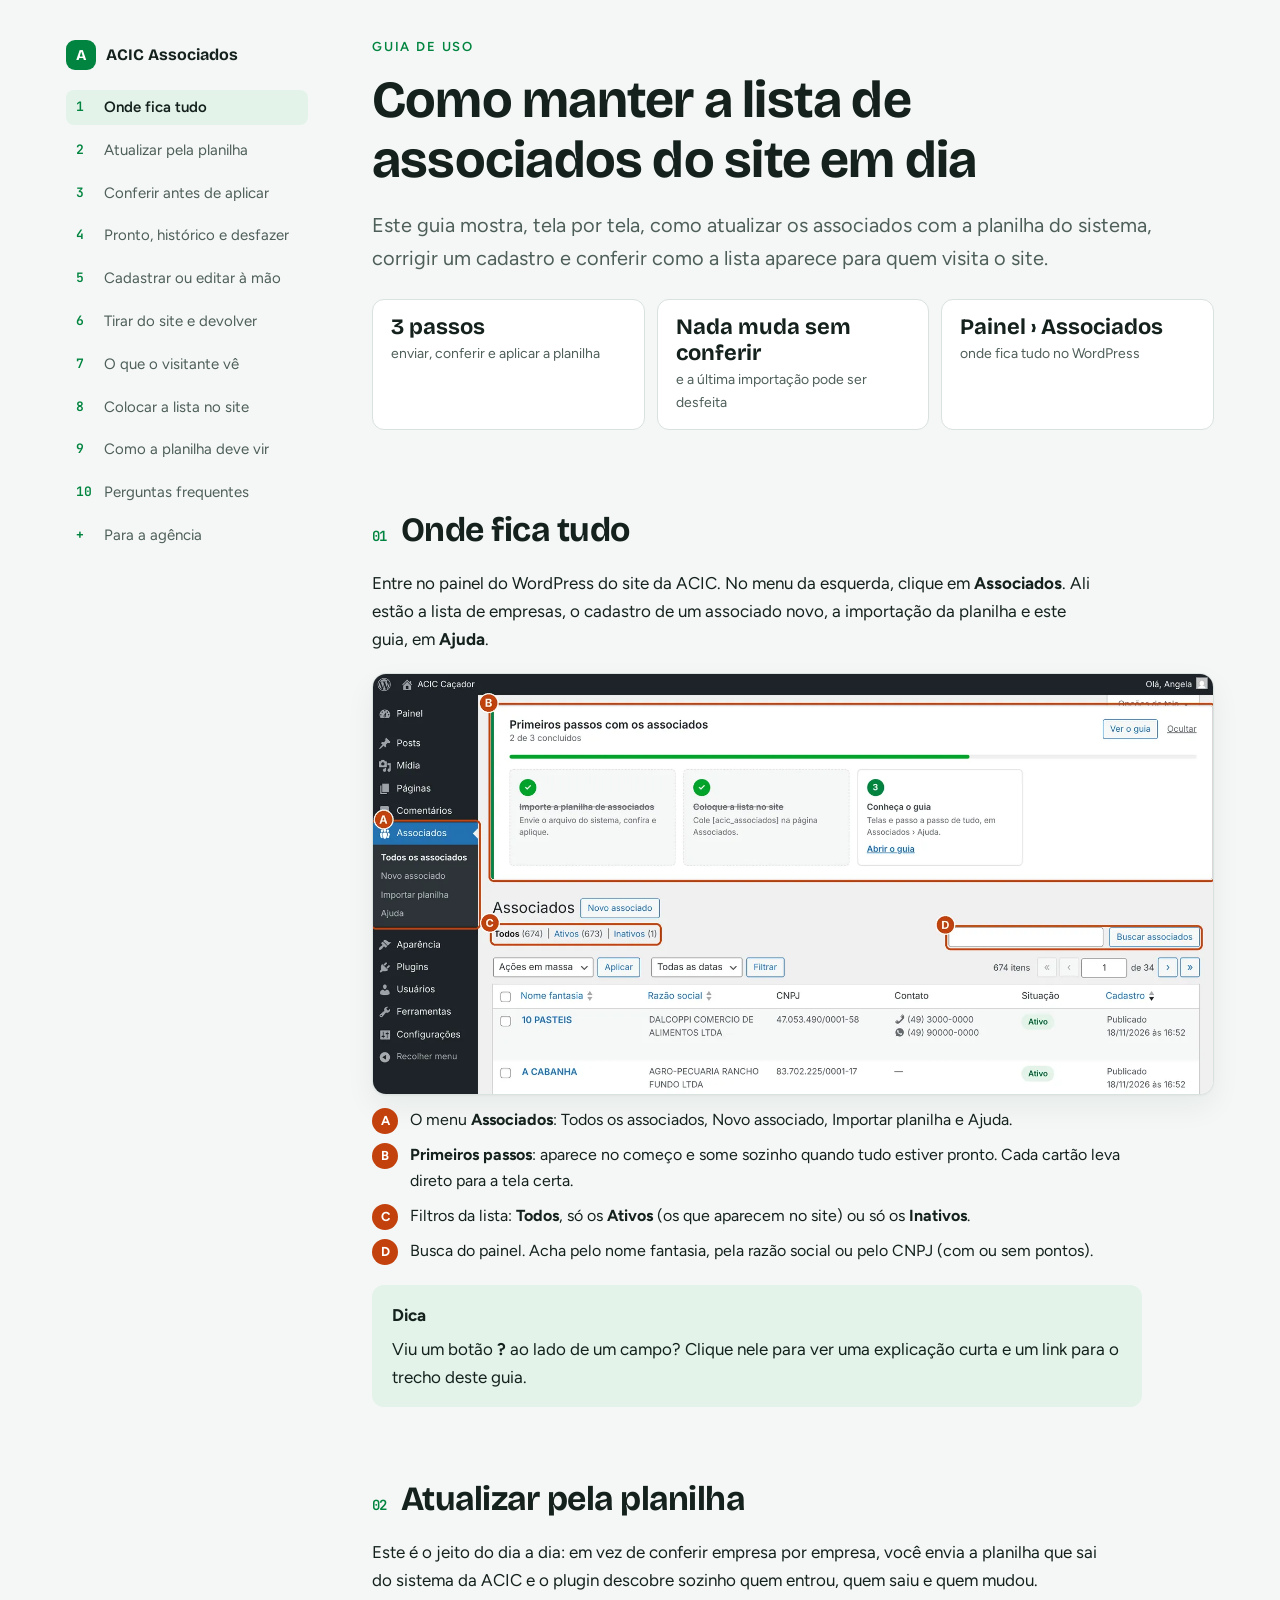
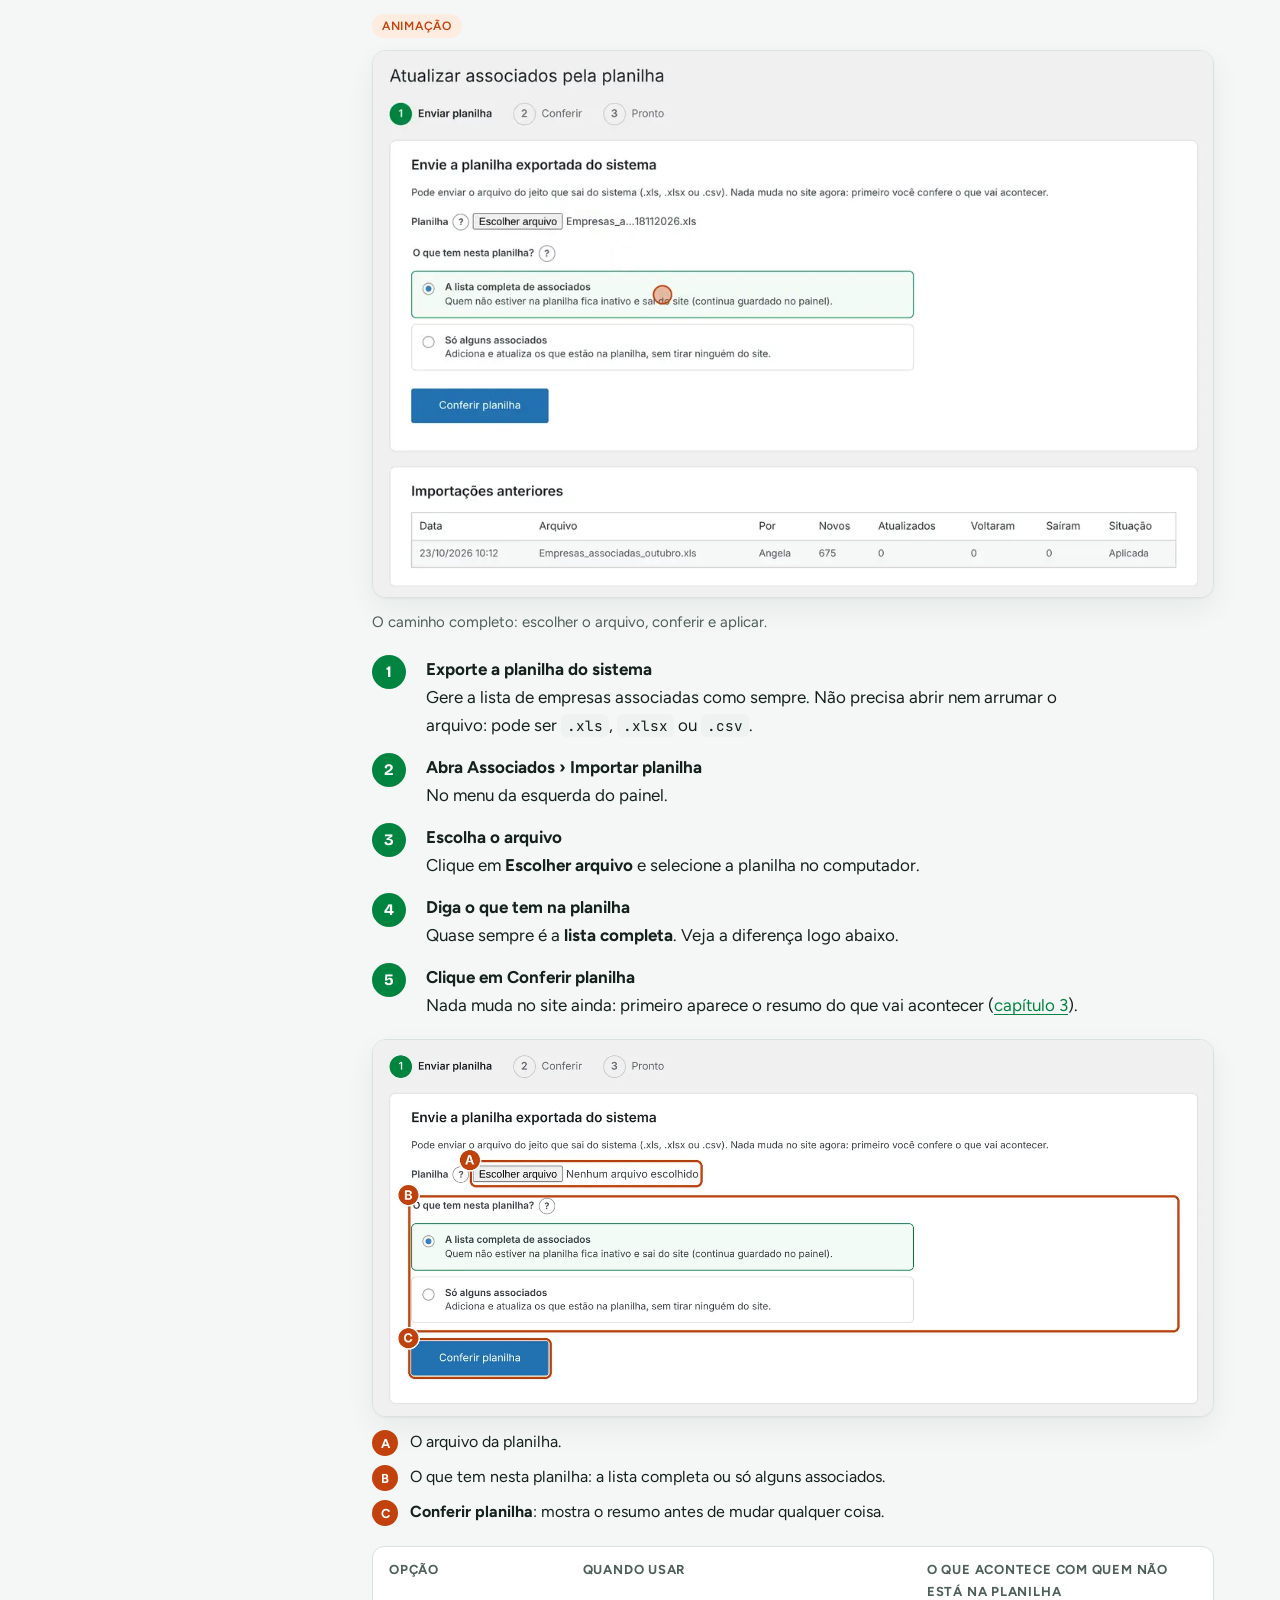
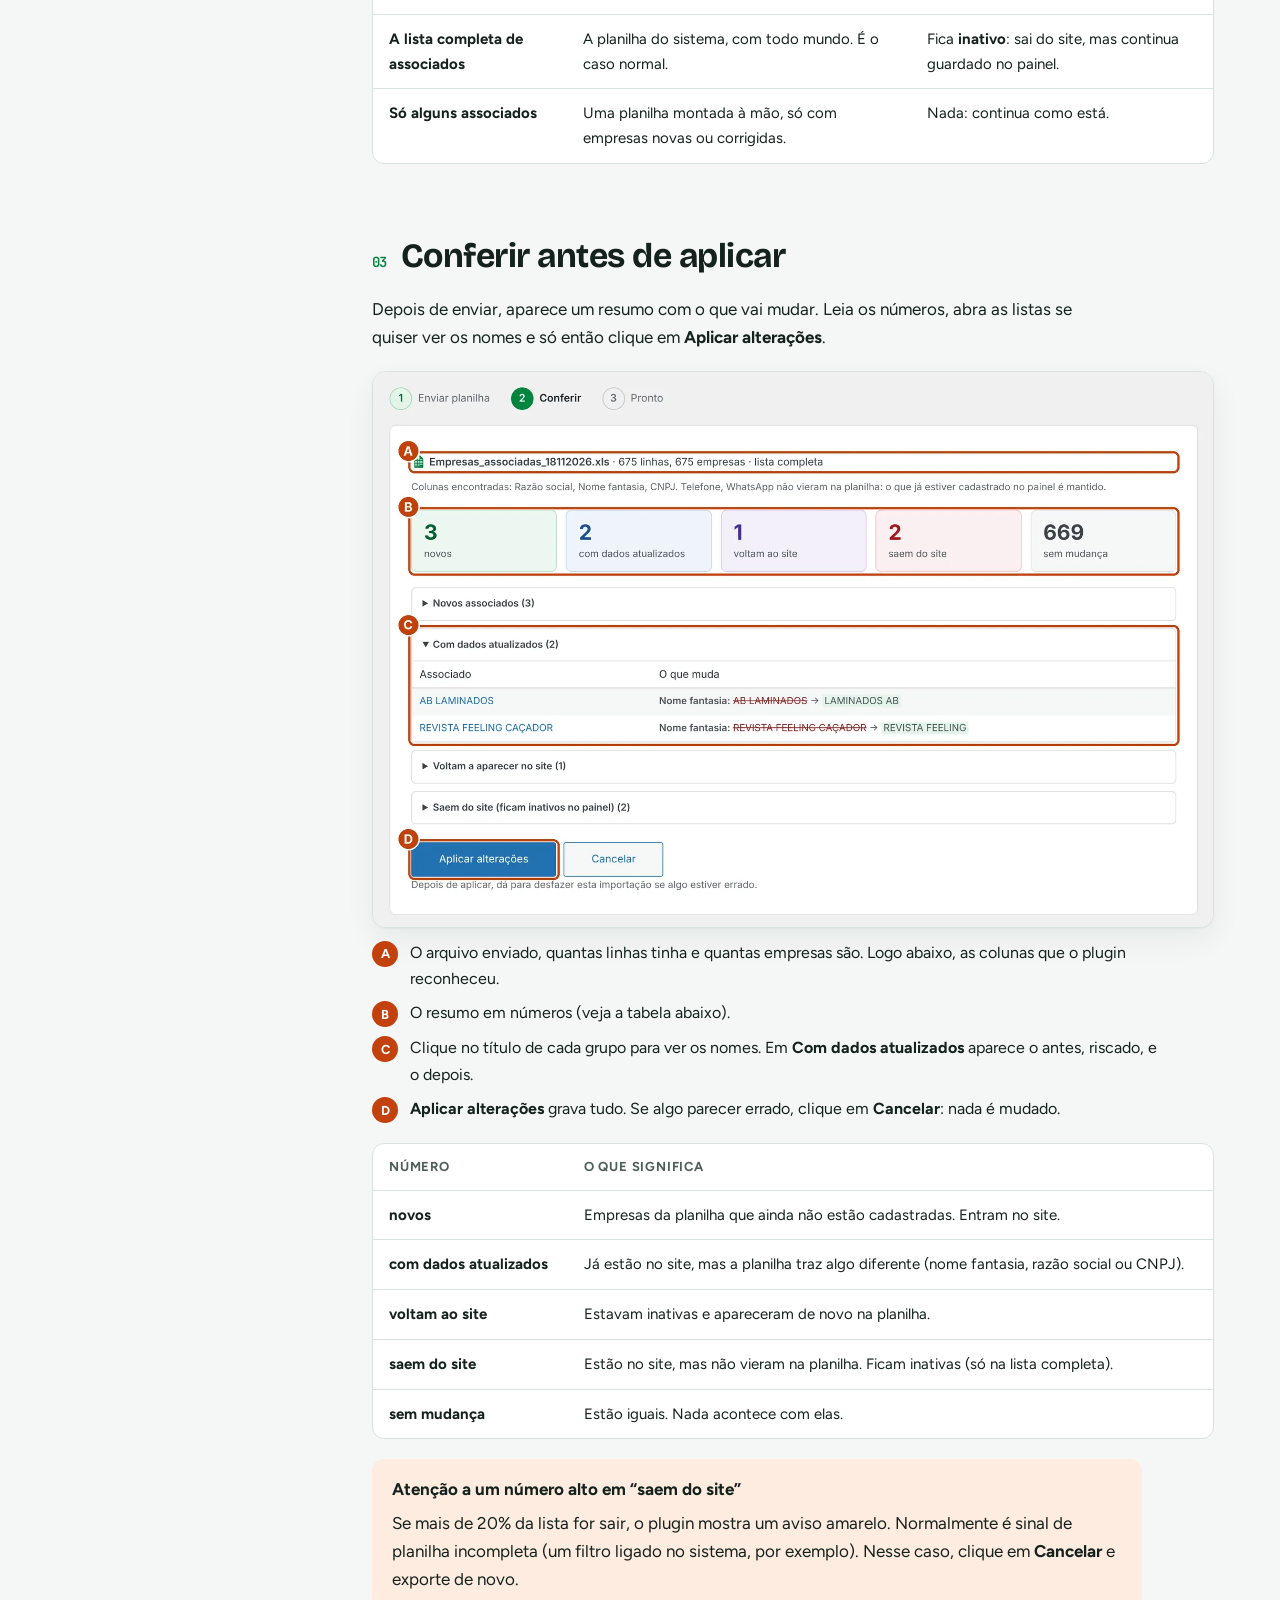
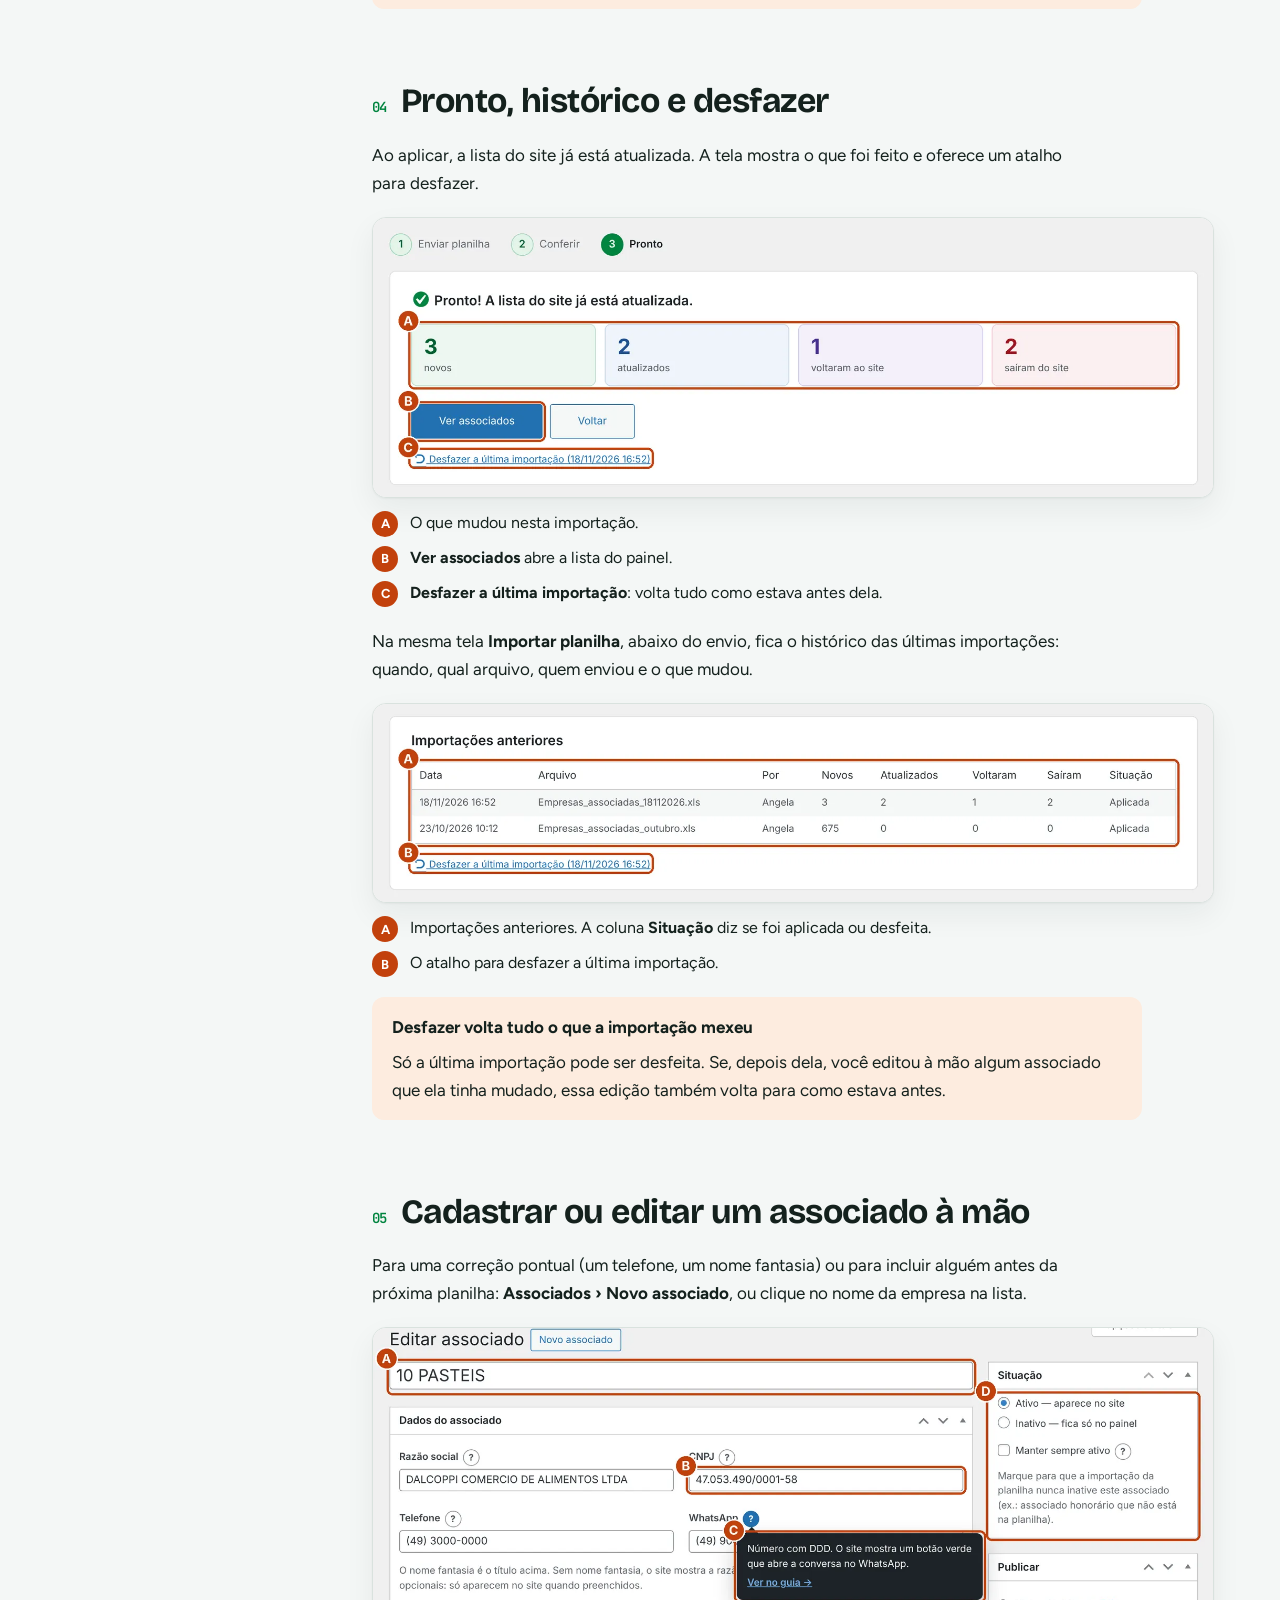
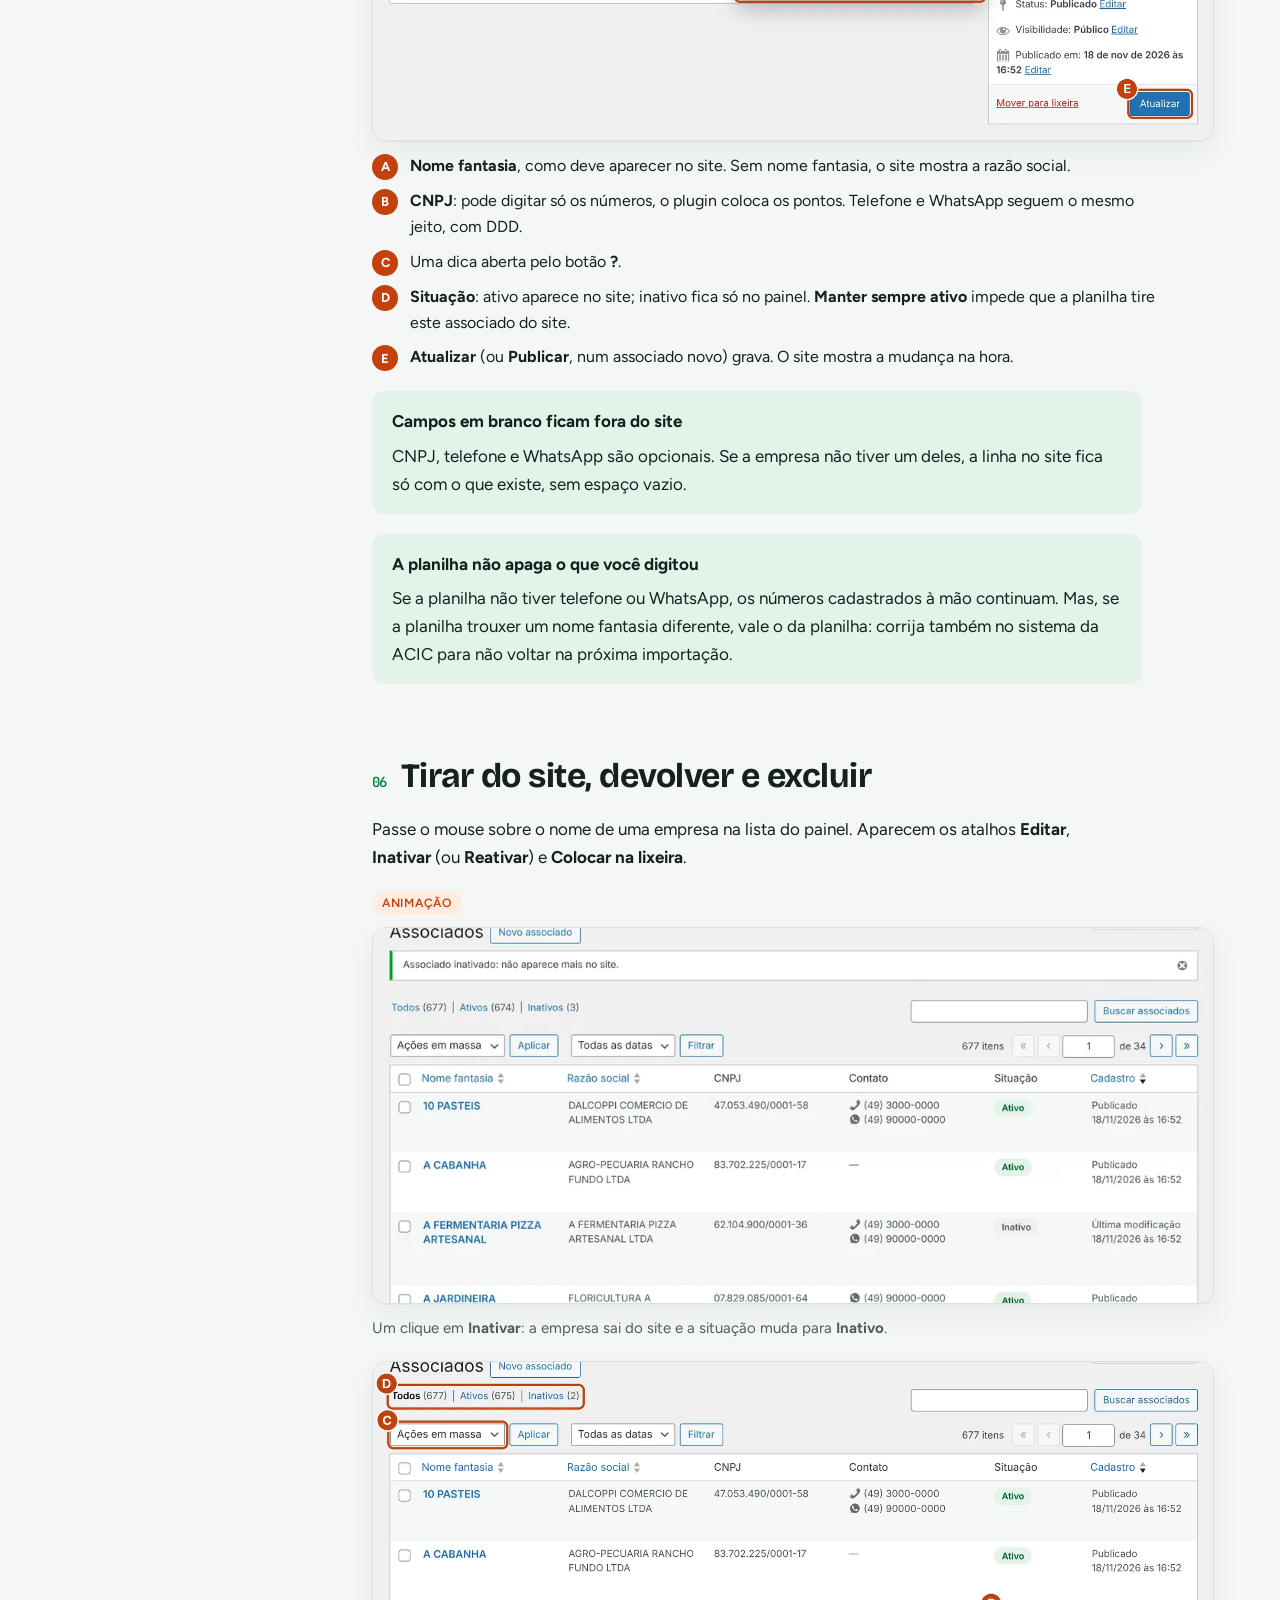
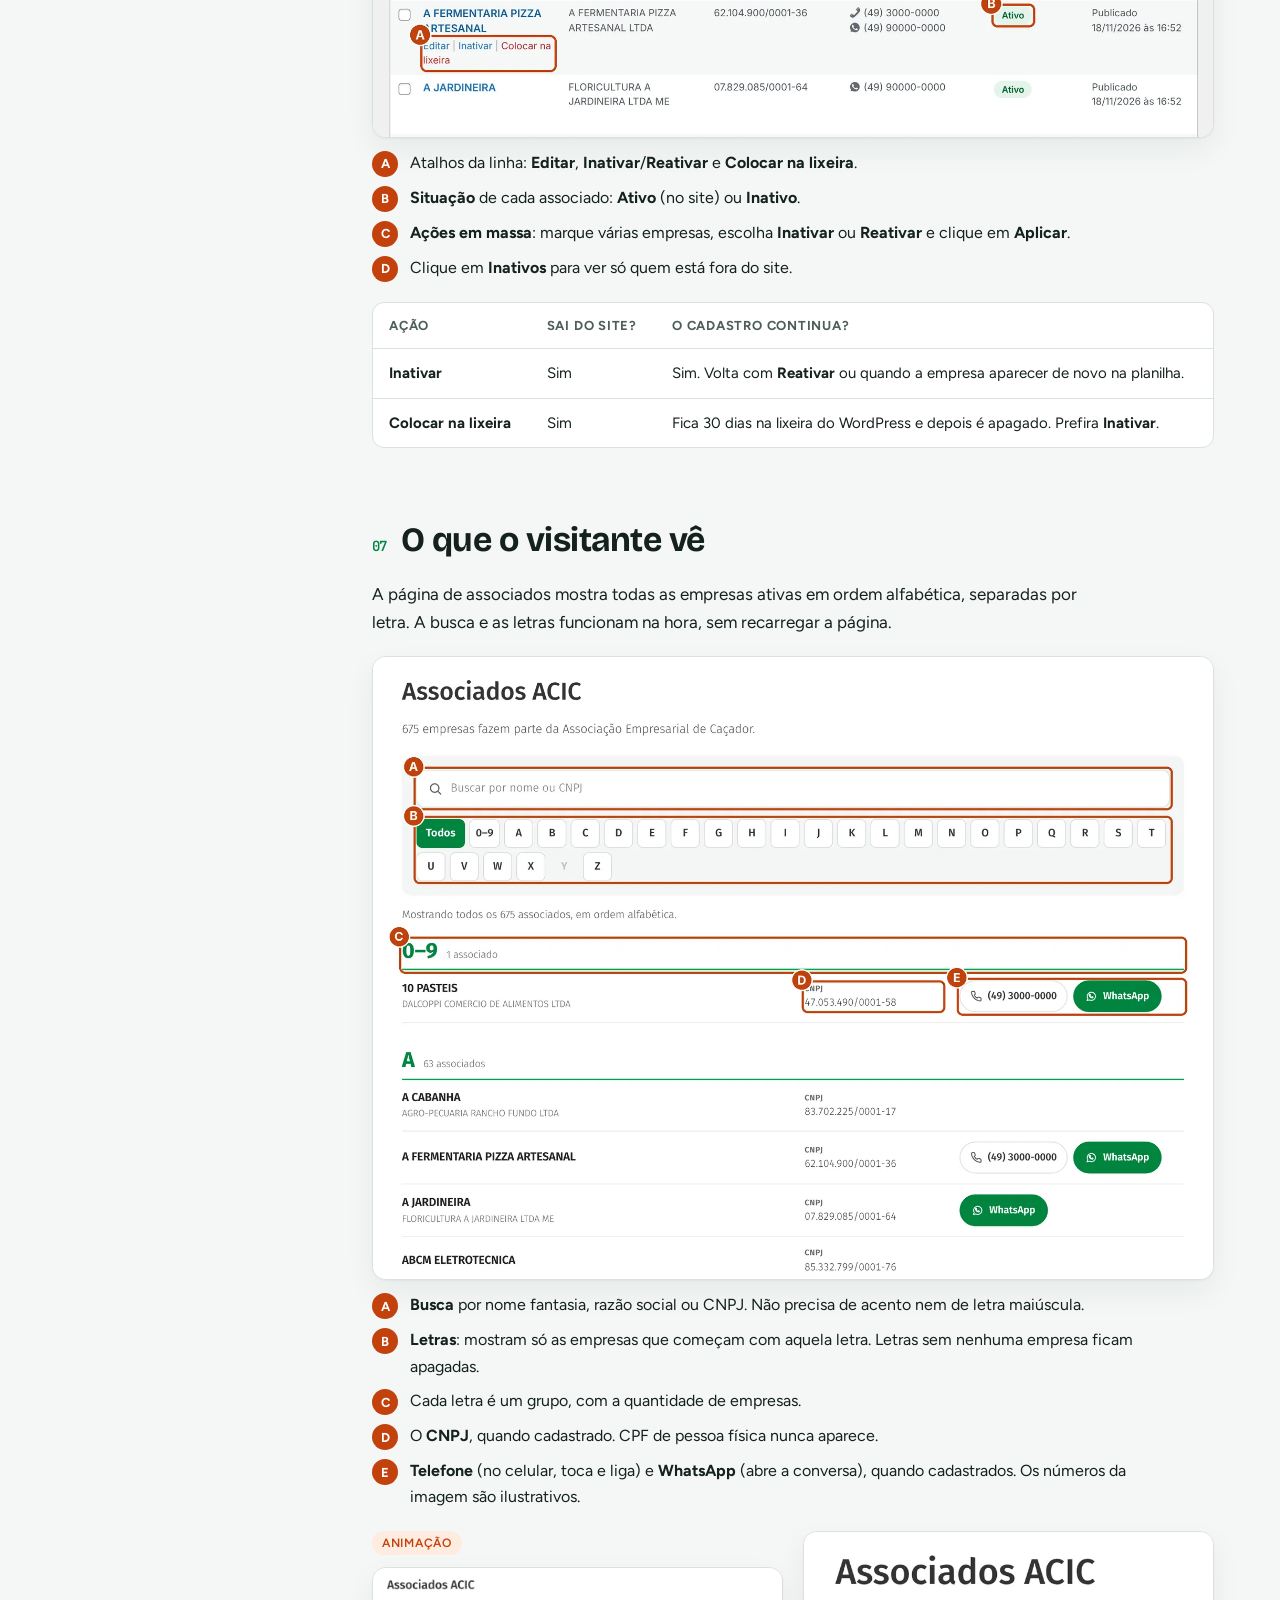
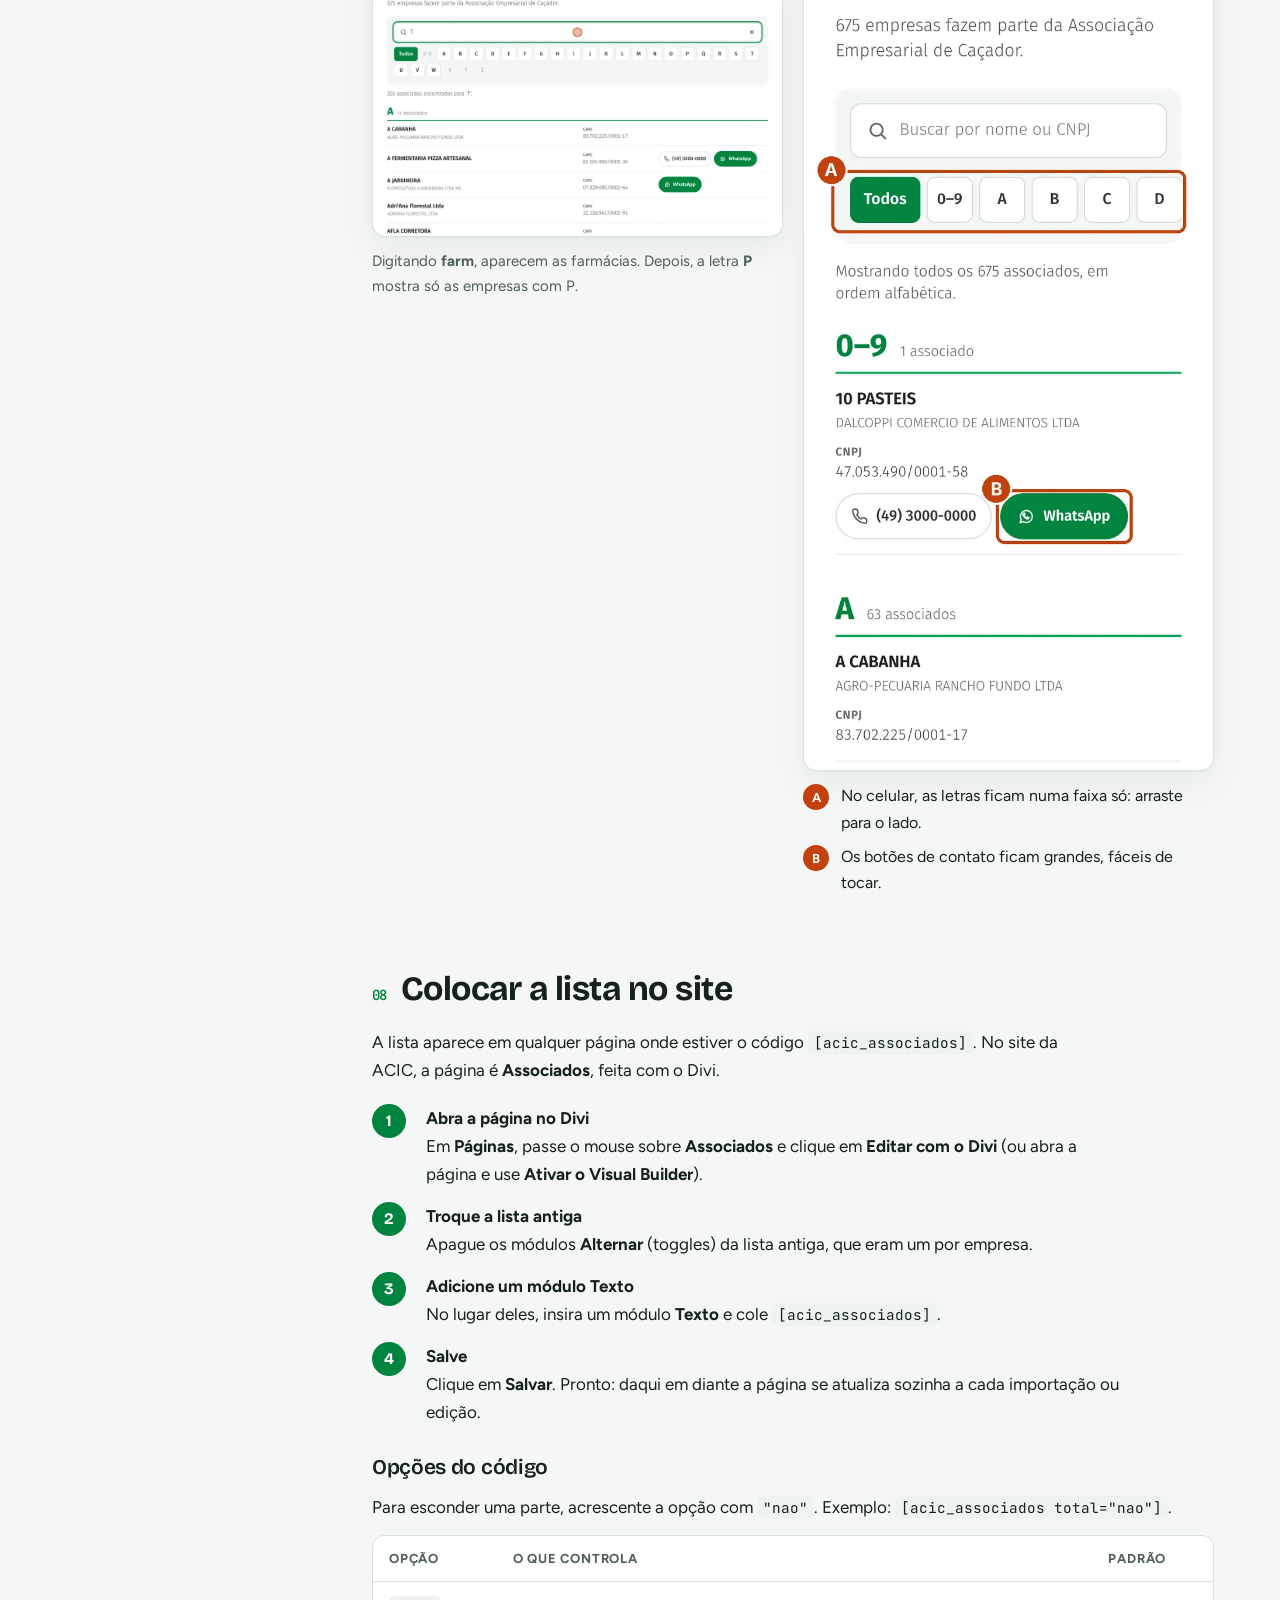
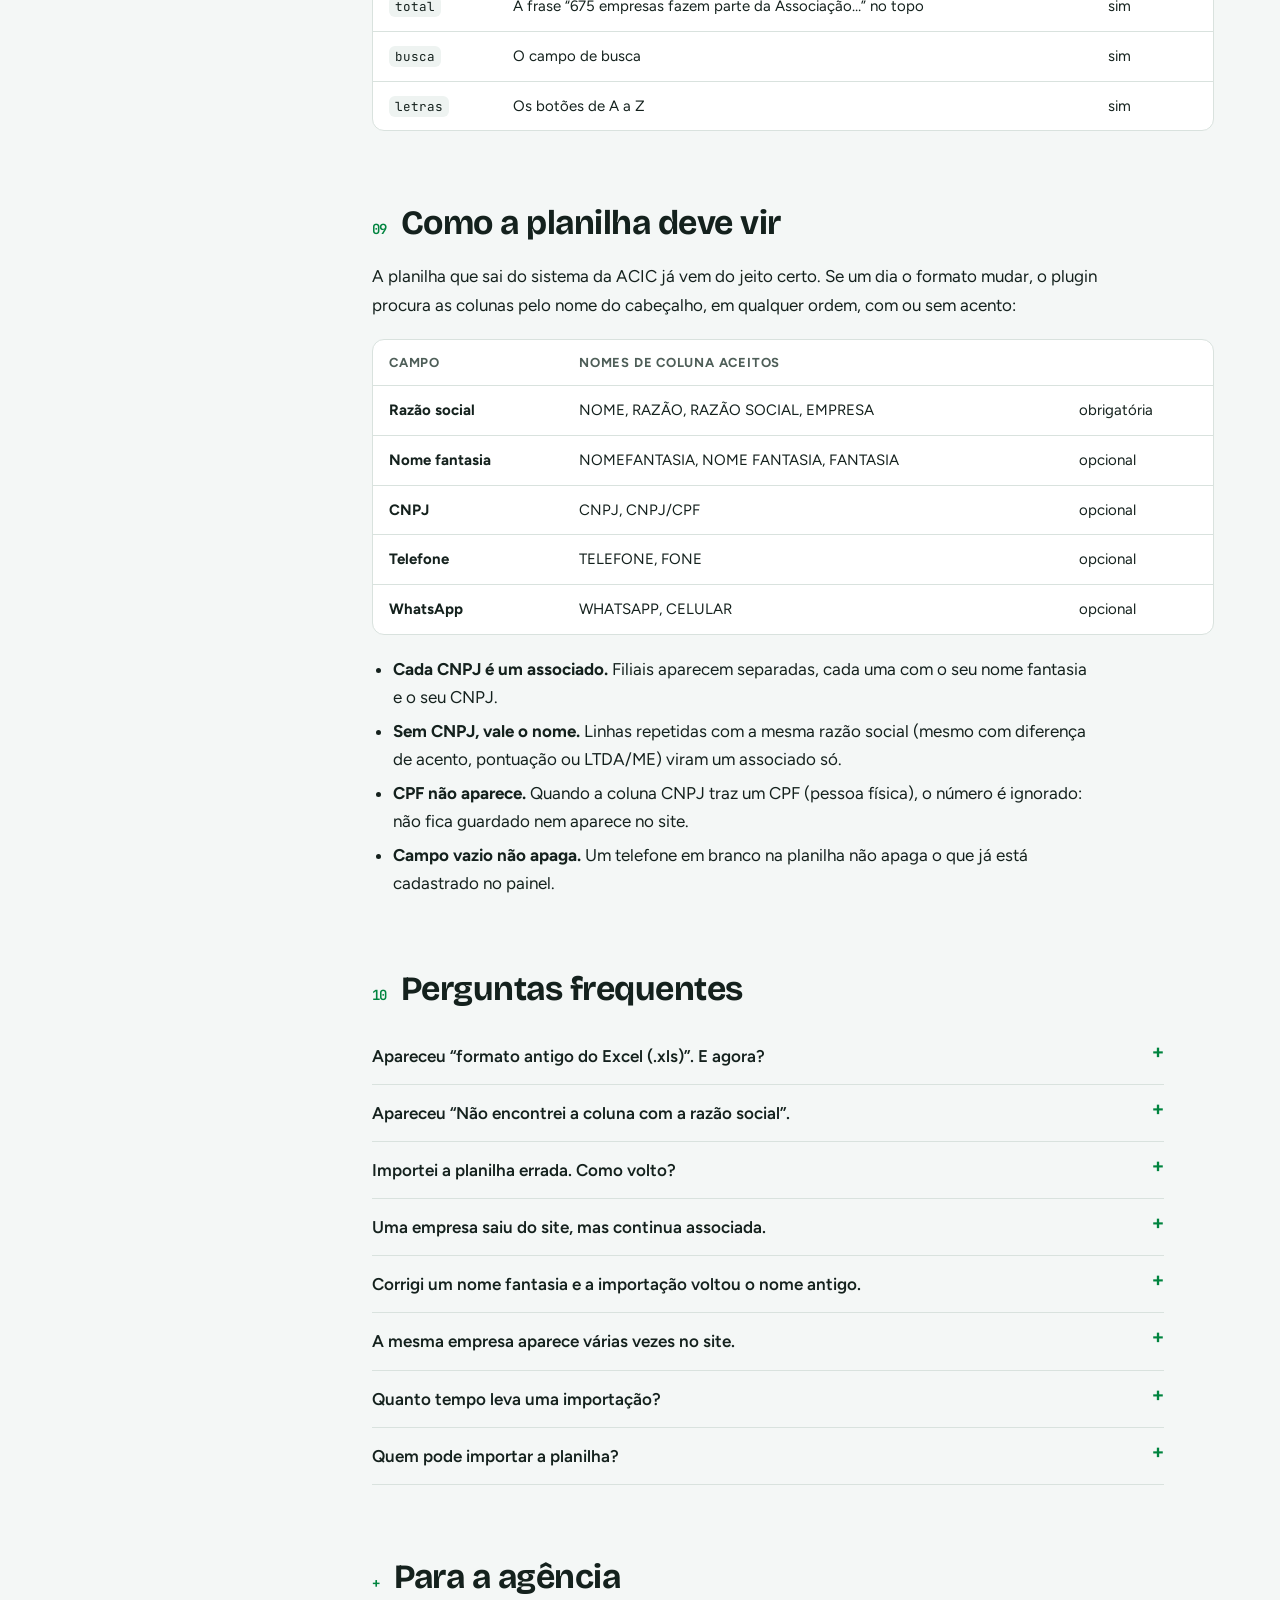
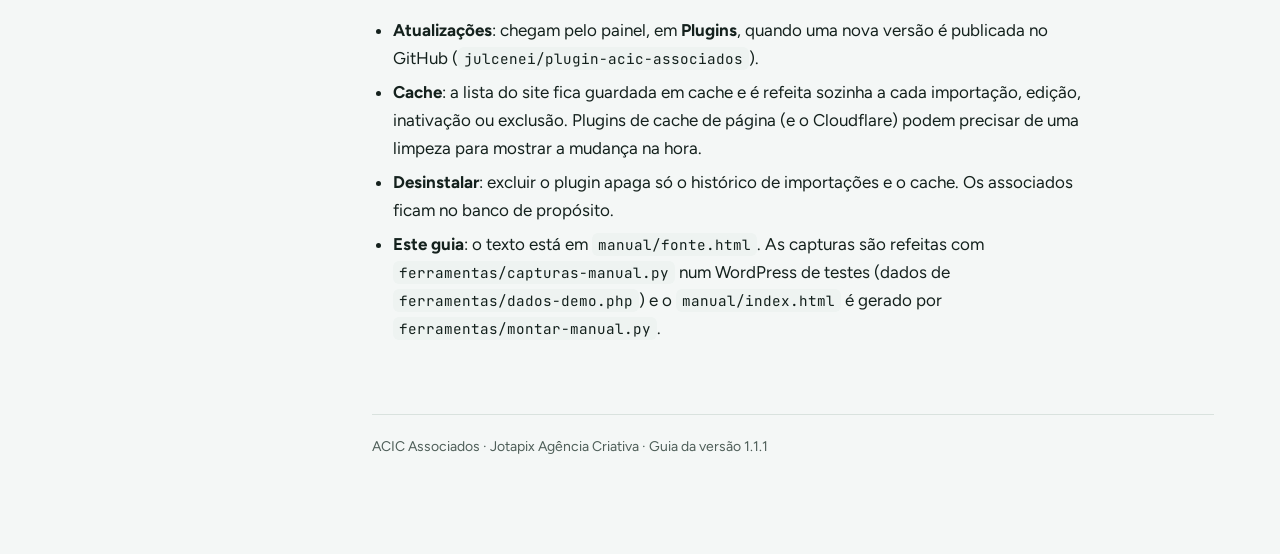
<file: manual/index.html>
<!doctype html>
<html lang="pt-BR">
<head>
<meta charset="utf-8">
<meta name="viewport" content="width=device-width, initial-scale=1, viewport-fit=cover">
<title>Guia do ACIC Associados</title>
<meta name="claude:viewport-fit-sides" content="cover">
<link rel="preconnect" href="https://fonts.googleapis.com">
<link rel="stylesheet" href="https://fonts.googleapis.com/css2?family=Bricolage+Grotesque:opsz,wght@12..96,600;12..96,700&amp;family=Figtree:wght@400;500;600;700&amp;family=JetBrains+Mono:wght@500&amp;display=swap">
<style>
/* Layout (o mesmo do guia do JPX Eventos): guia de campo — índice fixo à esquerda, coluna de leitura com capturas anotadas (letras laranja = marcações nas imagens). */
:root{
  --bg:#F4F7F6; --surface:#FFFFFF; --ink:#14211D; --muted:#4E5E58; --line:#D9E2DE;
  --accent:#00843F; --accent-soft:#E3F3E9; --mark:#C2410C; --mark-soft:#FDECDF; --code:#EEF3F1;
  --display:'Bricolage Grotesque','Segoe UI',system-ui,sans-serif;
  --body:'Figtree','Segoe UI',system-ui,-apple-system,sans-serif;
  --mono:'JetBrains Mono',ui-monospace,Consolas,monospace;
  --r:14px;
}
@media (prefers-color-scheme: dark){:root:not([data-theme="light"]){
  --bg:#0E1513; --surface:#151F1C; --ink:#E4EDEA; --muted:#A3B5AE; --line:#2B3B36;
  --accent:#4CC98A; --accent-soft:#143322; --mark:#FF8F57; --mark-soft:#3A2419; --code:#1C2925; color-scheme:dark}}
:root[data-theme="dark"]{
  --bg:#0E1513; --surface:#151F1C; --ink:#E4EDEA; --muted:#A3B5AE; --line:#2B3B36;
  --accent:#4CC98A; --accent-soft:#143322; --mark:#FF8F57; --mark-soft:#3A2419; --code:#1C2925; color-scheme:dark}

*{box-sizing:border-box}
html{scroll-behavior:smooth;scroll-padding-top:24px}
body{margin:0;background:var(--bg);color:var(--ink);font:400 17px/1.65 var(--body);-webkit-font-smoothing:antialiased}
a{color:var(--accent);text-underline-offset:3px}
a:hover{text-decoration-thickness:2px}
:focus-visible{outline:3px solid var(--accent);outline-offset:3px;border-radius:4px}
img{max-width:100%;height:auto;display:block}
h1,h2,h3{font-family:var(--display);line-height:1.15;letter-spacing:-.015em;text-wrap:balance;margin:0}
h1{font-size:clamp(34px,5vw,52px);font-weight:700}
h2{font-size:clamp(26px,3.4vw,34px);font-weight:700}
h3{font-size:21px;font-weight:600}
p{margin:0}
code,kbd{font-family:var(--mono);font-size:.84em}
code{background:var(--code);padding:2px 6px;border-radius:6px;white-space:nowrap}
kbd{display:inline-block;padding:1px 7px;border:1px solid var(--line);border-bottom-width:2px;border-radius:6px;background:var(--surface)}

.pagina{display:grid;grid-template-columns:250px minmax(0,1fr);gap:56px;max-width:1180px;margin:0 auto;padding-block:40px 96px;padding-left:max(16px,env(safe-area-inset-left,0px));padding-right:max(16px,env(safe-area-inset-right,0px))}

/* Índice */
.indice{position:sticky;top:24px;align-self:start;max-height:calc(100vh - 48px);overflow:auto;padding-right:8px}
.indice__marca{display:flex;align-items:center;gap:10px;margin-bottom:20px;font:700 16px/1 var(--display)}
.indice__marca i{width:30px;height:30px;border-radius:9px;background:var(--accent);display:grid;place-items:center;color:var(--surface);font-style:normal;font-size:15px}
.indice ol{list-style:none;margin:0;padding:0;display:flex;flex-direction:column;gap:2px;counter-reset:cap}
.indice li{counter-increment:cap}
.indice a{display:flex;gap:10px;padding:7px 10px;border-radius:8px;color:var(--muted);text-decoration:none;font-size:15px;line-height:1.35}
.indice a::before{content:counter(cap);min-width:18px;font:600 13px/1.6 var(--mono);color:var(--accent)}
.indice a:hover{background:var(--accent-soft);color:var(--ink)}
.indice a[aria-current="true"]{background:var(--accent-soft);color:var(--ink);font-weight:600}
.indice .anexo a::before{content:"+"}
.indice details summary{display:none}

/* Conteúdo */
main{min-width:0;display:flex;flex-direction:column;gap:72px}
.capa{display:flex;flex-direction:column;gap:18px;padding-bottom:8px}
.chamada{font:600 13px/1 var(--body);letter-spacing:.14em;text-transform:uppercase;color:var(--accent)}
.capa p.lede{font-size:20px;color:var(--muted);max-width:62ch}
.fatos{display:flex;flex-wrap:wrap;gap:12px;margin-top:6px}
.fato{display:flex;flex-direction:column;gap:2px;padding:14px 18px;border-radius:12px;background:var(--surface);border:1px solid var(--line);min-width:0;flex:1 1 200px}
.fato strong{font:700 22px/1.2 var(--display)}
.fato span{font-size:14px;color:var(--muted)}

section{display:flex;flex-direction:column;gap:20px}
section > p,section > ul,section > ol:not(.passos):not(.legenda){max-width:66ch}
section h2{display:flex;align-items:baseline;gap:14px}
section h2 small{font:600 14px/1 var(--mono);color:var(--accent)}
.sub{display:flex;flex-direction:column;gap:14px;margin-top:8px}
ul,ol{margin:0;padding-left:1.25em}
li+li{margin-top:6px}

/* Passos numerados (sequência real) */
.passos{list-style:none;padding:0;margin:0;display:flex;flex-direction:column;gap:14px;counter-reset:p;max-width:68ch}
.passos > li{counter-increment:p;display:grid;grid-template-columns:40px minmax(0,1fr);gap:14px;align-items:start;margin:0}
.passos > li::before{content:counter(p);display:grid;place-items:center;width:34px;height:34px;border-radius:50%;background:var(--accent);color:var(--surface);font:700 16px/1 var(--display)}
.passos > li > div > strong:first-child{display:block}

/* Figuras anotadas */
figure{margin:0;display:flex;flex-direction:column;gap:12px}
.quadro{display:block;border:1px solid var(--line);border-radius:var(--r);overflow:hidden;background:var(--surface);box-shadow:0 1px 2px rgba(0,0,0,.04),0 12px 30px rgba(20,33,29,.06)}
.quadro img{width:100%}
figure.estreita{max-width:620px}
figcaption{font-size:15px;color:var(--muted)}
.legenda{list-style:none;margin:0;padding:0;display:flex;flex-direction:column;gap:8px;max-width:72ch}
.legenda li{display:grid;grid-template-columns:28px minmax(0,1fr);gap:10px;align-items:start;margin:0;font-size:16px}
.legenda b{display:grid;place-items:center;width:26px;height:26px;border-radius:50%;background:var(--mark);color:#fff;font:700 13px/1 var(--body);margin-top:1px}
.dupla{display:grid;grid-template-columns:repeat(2,minmax(0,1fr));gap:20px;align-items:start}
.dupla--celular{grid-template-columns:repeat(2,minmax(0,280px));justify-content:start}
.selo-anim{align-self:flex-start;font:600 12px/1 var(--body);letter-spacing:.06em;text-transform:uppercase;color:var(--mark);background:var(--mark-soft);padding:6px 10px;border-radius:999px}

/* Avisos */
.nota{display:flex;flex-direction:column;gap:6px;padding:16px 20px;border-radius:12px;background:var(--accent-soft);max-width:70ch}
.nota strong{font-weight:700}
.nota--atencao{background:var(--mark-soft)}

/* Perguntas */
details.pergunta{border-bottom:1px solid var(--line);padding:14px 0;max-width:72ch}
details.pergunta summary{cursor:pointer;font-weight:600;list-style:none;display:flex;justify-content:space-between;gap:16px}
details.pergunta summary::after{content:"+";color:var(--accent);font:600 20px/1 var(--mono)}
details.pergunta[open] summary::after{content:"−"}
details.pergunta p{margin-top:10px;color:var(--muted)}

/* Tabela */
.tabela{overflow-x:auto;border:1px solid var(--line);border-radius:12px;background:var(--surface)}
table{border-collapse:collapse;width:100%;min-width:560px;font-size:15px}
th,td{text-align:left;padding:12px 16px;border-bottom:1px solid var(--line);vertical-align:top}
th{font-size:13px;letter-spacing:.06em;text-transform:uppercase;color:var(--muted)}
tr:last-child td{border-bottom:0}

.rodape{color:var(--muted);font-size:14px;border-top:1px solid var(--line);padding-top:20px}

@media (max-width:960px){
  .pagina{grid-template-columns:minmax(0,1fr);gap:28px;padding-block:20px 72px}
  .indice{position:static;max-height:none;padding:0}
  .indice details{border:1px solid var(--line);border-radius:12px;background:var(--surface);padding:6px 10px}
  .indice details summary{display:block;cursor:pointer;padding:8px 4px;font-weight:600}
  main{gap:56px}
}
@media (max-width:600px){
  body{font-size:16px}
  .dupla{grid-template-columns:minmax(0,1fr)}
  .dupla--celular{grid-template-columns:repeat(2,minmax(0,1fr))}
}
@media (prefers-reduced-motion:reduce){html{scroll-behavior:auto}}
</style>
</head>
<body>


<div class="pagina">
  <nav class="indice" aria-label="Índice do guia">
    <div class="indice__marca"><i aria-hidden="true">A</i>ACIC Associados</div>
    <details open>
      <summary>Índice do guia</summary>
      <ol>
        <li><a href="#visao-geral">Onde fica tudo</a></li>
        <li><a href="#importar">Atualizar pela planilha</a></li>
        <li><a href="#conferir">Conferir antes de aplicar</a></li>
        <li><a href="#desfazer">Pronto, histórico e desfazer</a></li>
        <li><a href="#cadastro">Cadastrar ou editar à mão</a></li>
        <li><a href="#inativar">Tirar do site e devolver</a></li>
        <li><a href="#visitante">O que o visitante vê</a></li>
        <li><a href="#no-site">Colocar a lista no site</a></li>
        <li><a href="#planilha">Como a planilha deve vir</a></li>
        <li><a href="#perguntas">Perguntas frequentes</a></li>
        <li class="anexo"><a href="#implantacao">Para a agência</a></li>
      </ol>
    </details>
  </nav>

  <main>
    <header class="capa">
      <span class="chamada">Guia de uso</span>
      <h1>Como manter a lista de associados do site em dia</h1>
      <p class="lede">Este guia mostra, tela por tela, como atualizar os associados com a planilha do sistema, corrigir um cadastro e conferir como a lista aparece para quem visita o site.</p>
      <div class="fatos">
        <div class="fato"><strong>3 passos</strong><span>enviar, conferir e aplicar a planilha</span></div>
        <div class="fato"><strong>Nada muda sem conferir</strong><span>e a última importação pode ser desfeita</span></div>
        <div class="fato"><strong>Painel › Associados</strong><span>onde fica tudo no WordPress</span></div>
      </div>
    </header>

    <!-- 1 -->
    <section id="visao-geral">
      <h2><small>01</small>Onde fica tudo</h2>
      <p>Entre no painel do WordPress do site da ACIC. No menu da esquerda, clique em <strong>Associados</strong>. Ali estão a lista de empresas, o cadastro de um associado novo, a importação da planilha e este guia, em <strong>Ajuda</strong>.</p>
      <figure>
        <a class="quadro" href="img/painel-inicio.webp" target="_blank" rel="noopener"><img src="img/painel-inicio.webp" width="1600" height="800" alt="Menu Associados no painel do WordPress, o quadro Primeiros passos e a lista de associados"></a>
        <ol class="legenda">
          <li><b>A</b><span>O menu <strong>Associados</strong>: Todos os associados, Novo associado, Importar planilha e Ajuda.</span></li>
          <li><b>B</b><span><strong>Primeiros passos</strong>: aparece no começo e some sozinho quando tudo estiver pronto. Cada cartão leva direto para a tela certa.</span></li>
          <li><b>C</b><span>Filtros da lista: <strong>Todos</strong>, só os <strong>Ativos</strong> (os que aparecem no site) ou só os <strong>Inativos</strong>.</span></li>
          <li><b>D</b><span>Busca do painel. Acha pelo nome fantasia, pela razão social ou pelo CNPJ (com ou sem pontos).</span></li>
        </ol>
      </figure>
      <div class="nota"><strong>Dica</strong><p>Viu um botão <strong>?</strong> ao lado de um campo? Clique nele para ver uma explicação curta e um link para o trecho deste guia.</p></div>
    </section>

    <!-- 2 -->
    <section id="importar">
      <h2><small>02</small>Atualizar pela planilha</h2>
      <p>Este é o jeito do dia a dia: em vez de conferir empresa por empresa, você envia a planilha que sai do sistema da ACIC e o plugin descobre sozinho quem entrou, quem saiu e quem mudou.</p>
      <figure>
        <span class="selo-anim">Animação</span>
        <a class="quadro" href="img/anim-importar.webp" target="_blank" rel="noopener"><img src="img/anim-importar.webp" width="1100" height="715" alt="Animação: escolher a planilha, clicar em Conferir planilha, ver o resumo e aplicar"></a>
        <figcaption>O caminho completo: escolher o arquivo, conferir e aplicar.</figcaption>
      </figure>

      <ol class="passos">
        <li><div><strong>Exporte a planilha do sistema</strong>Gere a lista de empresas associadas como sempre. Não precisa abrir nem arrumar o arquivo: pode ser <code>.xls</code>, <code>.xlsx</code> ou <code>.csv</code>.</div></li>
        <li><div><strong>Abra Associados › Importar planilha</strong>No menu da esquerda do painel.</div></li>
        <li><div><strong>Escolha o arquivo</strong>Clique em <strong>Escolher arquivo</strong> e selecione a planilha no computador.</div></li>
        <li><div><strong>Diga o que tem na planilha</strong>Quase sempre é a <strong>lista completa</strong>. Veja a diferença logo abaixo.</div></li>
        <li><div><strong>Clique em Conferir planilha</strong>Nada muda no site ainda: primeiro aparece o resumo do que vai acontecer (<a href="#conferir">capítulo 3</a>).</div></li>
      </ol>

      <figure>
        <a class="quadro" href="img/importar-envio.webp" target="_blank" rel="noopener"><img src="img/importar-envio.webp" width="1600" height="716" alt="Tela Importar planilha com o campo do arquivo, as duas opções e o botão Conferir planilha"></a>
        <ol class="legenda">
          <li><b>A</b><span>O arquivo da planilha.</span></li>
          <li><b>B</b><span>O que tem nesta planilha: a lista completa ou só alguns associados.</span></li>
          <li><b>C</b><span><strong>Conferir planilha</strong>: mostra o resumo antes de mudar qualquer coisa.</span></li>
        </ol>
      </figure>

      <div class="tabela">
        <table>
          <thead><tr><th>Opção</th><th>Quando usar</th><th>O que acontece com quem não está na planilha</th></tr></thead>
          <tbody>
            <tr><td><strong>A lista completa de associados</strong></td><td>A planilha do sistema, com todo mundo. É o caso normal.</td><td>Fica <strong>inativo</strong>: sai do site, mas continua guardado no painel.</td></tr>
            <tr><td><strong>Só alguns associados</strong></td><td>Uma planilha montada à mão, só com empresas novas ou corrigidas.</td><td>Nada: continua como está.</td></tr>
          </tbody>
        </table>
      </div>
    </section>

    <!-- 3 -->
    <section id="conferir">
      <h2><small>03</small>Conferir antes de aplicar</h2>
      <p>Depois de enviar, aparece um resumo com o que vai mudar. Leia os números, abra as listas se quiser ver os nomes e só então clique em <strong>Aplicar alterações</strong>.</p>
      <figure>
        <a class="quadro" href="img/importar-previa.webp" target="_blank" rel="noopener"><img src="img/importar-previa.webp" width="1600" height="1056" alt="Resumo da importação com os números e a lista de associados com dados atualizados aberta"></a>
        <ol class="legenda">
          <li><b>A</b><span>O arquivo enviado, quantas linhas tinha e quantas empresas são. Logo abaixo, as colunas que o plugin reconheceu.</span></li>
          <li><b>B</b><span>O resumo em números (veja a tabela abaixo).</span></li>
          <li><b>C</b><span>Clique no título de cada grupo para ver os nomes. Em <strong>Com dados atualizados</strong> aparece o antes, riscado, e o depois.</span></li>
          <li><b>D</b><span><strong>Aplicar alterações</strong> grava tudo. Se algo parecer errado, clique em <strong>Cancelar</strong>: nada é mudado.</span></li>
        </ol>
      </figure>

      <div class="tabela">
        <table>
          <thead><tr><th>Número</th><th>O que significa</th></tr></thead>
          <tbody>
            <tr><td><strong>novos</strong></td><td>Empresas da planilha que ainda não estão cadastradas. Entram no site.</td></tr>
            <tr><td><strong>com dados atualizados</strong></td><td>Já estão no site, mas a planilha traz algo diferente (nome fantasia, razão social ou CNPJ).</td></tr>
            <tr><td><strong>voltam ao site</strong></td><td>Estavam inativas e apareceram de novo na planilha.</td></tr>
            <tr><td><strong>saem do site</strong></td><td>Estão no site, mas não vieram na planilha. Ficam inativas (só na lista completa).</td></tr>
            <tr><td><strong>sem mudança</strong></td><td>Estão iguais. Nada acontece com elas.</td></tr>
          </tbody>
        </table>
      </div>

      <div class="nota nota--atencao"><strong>Atenção a um número alto em “saem do site”</strong><p>Se mais de 20% da lista for sair, o plugin mostra um aviso amarelo. Normalmente é sinal de planilha incompleta (um filtro ligado no sistema, por exemplo). Nesse caso, clique em <strong>Cancelar</strong> e exporte de novo.</p></div>
    </section>

    <!-- 4 -->
    <section id="desfazer">
      <h2><small>04</small>Pronto, histórico e desfazer</h2>
      <p>Ao aplicar, a lista do site já está atualizada. A tela mostra o que foi feito e oferece um atalho para desfazer.</p>
      <figure>
        <a class="quadro" href="img/importar-pronto.webp" target="_blank" rel="noopener"><img src="img/importar-pronto.webp" width="1600" height="532" alt="Tela Pronto com os números da importação, o botão Ver associados e o link Desfazer"></a>
        <ol class="legenda">
          <li><b>A</b><span>O que mudou nesta importação.</span></li>
          <li><b>B</b><span><strong>Ver associados</strong> abre a lista do painel.</span></li>
          <li><b>C</b><span><strong>Desfazer a última importação</strong>: volta tudo como estava antes dela.</span></li>
        </ol>
      </figure>
      <p>Na mesma tela <strong>Importar planilha</strong>, abaixo do envio, fica o histórico das últimas importações: quando, qual arquivo, quem enviou e o que mudou.</p>
      <figure>
        <a class="quadro" href="img/historico.webp" target="_blank" rel="noopener"><img src="img/historico.webp" width="1600" height="378" alt="Tabela Importações anteriores e o link para desfazer a última"></a>
        <ol class="legenda">
          <li><b>A</b><span>Importações anteriores. A coluna <strong>Situação</strong> diz se foi aplicada ou desfeita.</span></li>
          <li><b>B</b><span>O atalho para desfazer a última importação.</span></li>
        </ol>
      </figure>
      <div class="nota nota--atencao"><strong>Desfazer volta tudo o que a importação mexeu</strong><p>Só a última importação pode ser desfeita. Se, depois dela, você editou à mão algum associado que ela tinha mudado, essa edição também volta para como estava antes.</p></div>
    </section>

    <!-- 5 -->
    <section id="cadastro">
      <h2><small>05</small>Cadastrar ou editar um associado à mão</h2>
      <p>Para uma correção pontual (um telefone, um nome fantasia) ou para incluir alguém antes da próxima planilha: <strong>Associados › Novo associado</strong>, ou clique no nome da empresa na lista.</p>
      <figure>
        <a class="quadro" href="img/editar.webp" target="_blank" rel="noopener"><img src="img/editar.webp" width="1600" height="785" alt="Tela Editar associado com nome fantasia, campos, uma dica aberta, situação e o botão Atualizar"></a>
        <ol class="legenda">
          <li><b>A</b><span><strong>Nome fantasia</strong>, como deve aparecer no site. Sem nome fantasia, o site mostra a razão social.</span></li>
          <li><b>B</b><span><strong>CNPJ</strong>: pode digitar só os números, o plugin coloca os pontos. Telefone e WhatsApp seguem o mesmo jeito, com DDD.</span></li>
          <li><b>C</b><span>Uma dica aberta pelo botão <strong>?</strong>.</span></li>
          <li><b>D</b><span><strong>Situação</strong>: ativo aparece no site; inativo fica só no painel. <strong>Manter sempre ativo</strong> impede que a planilha tire este associado do site.</span></li>
          <li><b>E</b><span><strong>Atualizar</strong> (ou <strong>Publicar</strong>, num associado novo) grava. O site mostra a mudança na hora.</span></li>
        </ol>
      </figure>
      <div class="nota"><strong>Campos em branco ficam fora do site</strong><p>CNPJ, telefone e WhatsApp são opcionais. Se a empresa não tiver um deles, a linha no site fica só com o que existe, sem espaço vazio.</p></div>
      <div class="nota"><strong>A planilha não apaga o que você digitou</strong><p>Se a planilha não tiver telefone ou WhatsApp, os números cadastrados à mão continuam. Mas, se a planilha trouxer um nome fantasia diferente, vale o da planilha: corrija também no sistema da ACIC para não voltar na próxima importação.</p></div>
    </section>

    <!-- 6 -->
    <section id="inativar">
      <h2><small>06</small>Tirar do site, devolver e excluir</h2>
      <p>Passe o mouse sobre o nome de uma empresa na lista do painel. Aparecem os atalhos <strong>Editar</strong>, <strong>Inativar</strong> (ou <strong>Reativar</strong>) e <strong>Colocar na lixeira</strong>.</p>
      <figure>
        <span class="selo-anim">Animação</span>
        <a class="quadro" href="img/anim-inativar.webp" target="_blank" rel="noopener"><img src="img/anim-inativar.webp" width="1100" height="491" alt="Animação: clicar em Inativar e a situação mudar para Inativo"></a>
        <figcaption>Um clique em <strong>Inativar</strong>: a empresa sai do site e a situação muda para <strong>Inativo</strong>.</figcaption>
      </figure>
      <figure>
        <a class="quadro" href="img/lista-acoes.webp" target="_blank" rel="noopener"><img src="img/lista-acoes.webp" width="1600" height="714" alt="Lista de associados com os atalhos da linha, a coluna Situação e as ações em massa"></a>
        <ol class="legenda">
          <li><b>A</b><span>Atalhos da linha: <strong>Editar</strong>, <strong>Inativar</strong>/<strong>Reativar</strong> e <strong>Colocar na lixeira</strong>.</span></li>
          <li><b>B</b><span><strong>Situação</strong> de cada associado: <strong>Ativo</strong> (no site) ou <strong>Inativo</strong>.</span></li>
          <li><b>C</b><span><strong>Ações em massa</strong>: marque várias empresas, escolha <strong>Inativar</strong> ou <strong>Reativar</strong> e clique em <strong>Aplicar</strong>.</span></li>
          <li><b>D</b><span>Clique em <strong>Inativos</strong> para ver só quem está fora do site.</span></li>
        </ol>
      </figure>
      <div class="tabela">
        <table>
          <thead><tr><th>Ação</th><th>Sai do site?</th><th>O cadastro continua?</th></tr></thead>
          <tbody>
            <tr><td><strong>Inativar</strong></td><td>Sim</td><td>Sim. Volta com <strong>Reativar</strong> ou quando a empresa aparecer de novo na planilha.</td></tr>
            <tr><td><strong>Colocar na lixeira</strong></td><td>Sim</td><td>Fica 30 dias na lixeira do WordPress e depois é apagado. Prefira <strong>Inativar</strong>.</td></tr>
          </tbody>
        </table>
      </div>
    </section>

    <!-- 7 -->
    <section id="visitante">
      <h2><small>07</small>O que o visitante vê</h2>
      <p>A página de associados mostra todas as empresas ativas em ordem alfabética, separadas por letra. A busca e as letras funcionam na hora, sem recarregar a página.</p>
      <figure>
        <a class="quadro" href="img/site-lista.webp" target="_blank" rel="noopener"><img src="img/site-lista.webp" width="1600" height="1186" alt="Lista de associados no site com busca, letras, grupo por letra, CNPJ e botões de contato"></a>
        <ol class="legenda">
          <li><b>A</b><span><strong>Busca</strong> por nome fantasia, razão social ou CNPJ. Não precisa de acento nem de letra maiúscula.</span></li>
          <li><b>B</b><span><strong>Letras</strong>: mostram só as empresas que começam com aquela letra. Letras sem nenhuma empresa ficam apagadas.</span></li>
          <li><b>C</b><span>Cada letra é um grupo, com a quantidade de empresas.</span></li>
          <li><b>D</b><span>O <strong>CNPJ</strong>, quando cadastrado. CPF de pessoa física nunca aparece.</span></li>
          <li><b>E</b><span><strong>Telefone</strong> (no celular, toca e liga) e <strong>WhatsApp</strong> (abre a conversa), quando cadastrados. Os números da imagem são ilustrativos.</span></li>
        </ol>
      </figure>
      <div class="dupla">
        <figure>
          <span class="selo-anim">Animação</span>
          <a class="quadro" href="img/anim-busca.webp" target="_blank" rel="noopener"><img src="img/anim-busca.webp" width="1000" height="655" alt="Animação: digitar farm na busca e depois clicar na letra P"></a>
          <figcaption>Digitando <strong>farm</strong>, aparecem as farmácias. Depois, a letra <strong>P</strong> mostra só as empresas com P.</figcaption>
        </figure>
        <figure>
          <a class="quadro" href="img/site-celular.webp" target="_blank" rel="noopener"><img src="img/site-celular.webp" width="700" height="1435" alt="Lista de associados no celular"></a>
          <ol class="legenda">
            <li><b>A</b><span>No celular, as letras ficam numa faixa só: arraste para o lado.</span></li>
            <li><b>B</b><span>Os botões de contato ficam grandes, fáceis de tocar.</span></li>
          </ol>
        </figure>
      </div>
    </section>

    <!-- 8 -->
    <section id="no-site">
      <h2><small>08</small>Colocar a lista no site</h2>
      <p>A lista aparece em qualquer página onde estiver o código <code>[acic_associados]</code>. No site da ACIC, a página é <strong>Associados</strong>, feita com o Divi.</p>
      <ol class="passos">
        <li><div><strong>Abra a página no Divi</strong>Em <strong>Páginas</strong>, passe o mouse sobre <strong>Associados</strong> e clique em <strong>Editar com o Divi</strong> (ou abra a página e use <strong>Ativar o Visual Builder</strong>).</div></li>
        <li><div><strong>Troque a lista antiga</strong>Apague os módulos <strong>Alternar</strong> (toggles) da lista antiga, que eram um por empresa.</div></li>
        <li><div><strong>Adicione um módulo Texto</strong>No lugar deles, insira um módulo <strong>Texto</strong> e cole <code>[acic_associados]</code>.</div></li>
        <li><div><strong>Salve</strong>Clique em <strong>Salvar</strong>. Pronto: daqui em diante a página se atualiza sozinha a cada importação ou edição.</div></li>
      </ol>
      <div class="sub">
        <h3>Opções do código</h3>
        <p>Para esconder uma parte, acrescente a opção com <code>"nao"</code>. Exemplo: <code>[acic_associados total="nao"]</code>.</p>
        <div class="tabela">
          <table>
            <thead><tr><th>Opção</th><th>O que controla</th><th>Padrão</th></tr></thead>
            <tbody>
              <tr><td><code>total</code></td><td>A frase “675 empresas fazem parte da Associação…” no topo</td><td>sim</td></tr>
              <tr><td><code>busca</code></td><td>O campo de busca</td><td>sim</td></tr>
              <tr><td><code>letras</code></td><td>Os botões de A a Z</td><td>sim</td></tr>
            </tbody>
          </table>
        </div>
      </div>
    </section>

    <!-- 9 -->
    <section id="planilha">
      <h2><small>09</small>Como a planilha deve vir</h2>
      <p>A planilha que sai do sistema da ACIC já vem do jeito certo. Se um dia o formato mudar, o plugin procura as colunas pelo nome do cabeçalho, em qualquer ordem, com ou sem acento:</p>
      <div class="tabela">
        <table>
          <thead><tr><th>Campo</th><th>Nomes de coluna aceitos</th><th></th></tr></thead>
          <tbody>
            <tr><td><strong>Razão social</strong></td><td>NOME, RAZÃO, RAZÃO SOCIAL, EMPRESA</td><td>obrigatória</td></tr>
            <tr><td><strong>Nome fantasia</strong></td><td>NOMEFANTASIA, NOME FANTASIA, FANTASIA</td><td>opcional</td></tr>
            <tr><td><strong>CNPJ</strong></td><td>CNPJ, CNPJ/CPF</td><td>opcional</td></tr>
            <tr><td><strong>Telefone</strong></td><td>TELEFONE, FONE</td><td>opcional</td></tr>
            <tr><td><strong>WhatsApp</strong></td><td>WHATSAPP, CELULAR</td><td>opcional</td></tr>
          </tbody>
        </table>
      </div>
      <ul>
        <li><strong>Cada CNPJ é um associado.</strong> Filiais aparecem separadas, cada uma com o seu nome fantasia e o seu CNPJ.</li>
        <li><strong>Sem CNPJ, vale o nome.</strong> Linhas repetidas com a mesma razão social (mesmo com diferença de acento, pontuação ou LTDA/ME) viram um associado só.</li>
        <li><strong>CPF não aparece.</strong> Quando a coluna CNPJ traz um CPF (pessoa física), o número é ignorado: não fica guardado nem aparece no site.</li>
        <li><strong>Campo vazio não apaga.</strong> Um telefone em branco na planilha não apaga o que já está cadastrado no painel.</li>
      </ul>
    </section>

    <!-- 10 -->
    <section id="perguntas">
      <h2><small>10</small>Perguntas frequentes</h2>
      <div>
        <details class="pergunta"><summary>Apareceu “formato antigo do Excel (.xls)”. E agora?</summary><p>O arquivo foi salvo no formato do Excel 97-2003, que o plugin não lê. Abra no Excel, use <strong>Arquivo › Salvar como</strong> e escolha <strong>Pasta de Trabalho do Excel (.xlsx)</strong>. Envie o arquivo novo. A planilha exportada pelo sistema da ACIC não tem esse problema.</p></details>
        <details class="pergunta"><summary>Apareceu “Não encontrei a coluna com a razão social”.</summary><p>A primeira linha da planilha precisa ter os nomes das colunas, com uma chamada NOME ou RAZÃO SOCIAL. Confira se não foi enviada outra aba ou outro relatório.</p></details>
        <details class="pergunta"><summary>Importei a planilha errada. Como volto?</summary><p>Em <strong>Associados › Importar planilha</strong>, clique em <strong>Desfazer a última importação</strong> (<a href="#desfazer">capítulo 4</a>). Depois envie a planilha certa.</p></details>
        <details class="pergunta"><summary>Uma empresa saiu do site, mas continua associada.</summary><p>Ela não veio na planilha. Procure por ela na lista do painel, filtro <strong>Inativos</strong>, e clique em <strong>Reativar</strong>. Se ela nunca vem na planilha (um associado honorário, por exemplo), marque <strong>Manter sempre ativo</strong> no cadastro.</p></details>
        <details class="pergunta"><summary>Corrigi um nome fantasia e a importação voltou o nome antigo.</summary><p>A planilha manda no nome fantasia, na razão social e no CNPJ. Corrija também no sistema da ACIC, para a próxima planilha já vir certa.</p></details>
        <details class="pergunta"><summary>A mesma empresa aparece várias vezes no site.</summary><p>São filiais: cada uma tem o seu CNPJ. Se for a mesma empresa cadastrada duas vezes por engano, com o mesmo CNPJ, corrija no sistema da ACIC.</p></details>
        <details class="pergunta"><summary>Quanto tempo leva uma importação?</summary><p>Poucos segundos. Não feche a página enquanto ela estiver carregando depois de clicar em <strong>Aplicar alterações</strong>.</p></details>
        <details class="pergunta"><summary>Quem pode importar a planilha?</summary><p>Quem tem perfil de <strong>Editor</strong> ou <strong>Administrador</strong> no WordPress.</p></details>
      </div>
    </section>

    <!-- Anexo -->
    <section id="implantacao">
      <h2><small>+</small>Para a agência</h2>
      <ul>
        <li><strong>Atualizações</strong>: chegam pelo painel, em <strong>Plugins</strong>, quando uma nova versão é publicada no GitHub (<code>julcenei/plugin-acic-associados</code>).</li>
        <li><strong>Cache</strong>: a lista do site fica guardada em cache e é refeita sozinha a cada importação, edição, inativação ou exclusão. Plugins de cache de página (e o Cloudflare) podem precisar de uma limpeza para mostrar a mudança na hora.</li>
        <li><strong>Desinstalar</strong>: excluir o plugin apaga só o histórico de importações e o cache. Os associados ficam no banco de propósito.</li>
        <li><strong>Este guia</strong>: o texto está em <code>manual/fonte.html</code>. As capturas são refeitas com <code>ferramentas/capturas-manual.py</code> num WordPress de testes (dados de <code>ferramentas/dados-demo.php</code>) e o <code>manual/index.html</code> é gerado por <code>ferramentas/montar-manual.py</code>.</li>
      </ul>
    </section>

    <p class="rodape">ACIC Associados · Jotapix Agência Criativa · Guia da versão 1.1.1</p>
  </main>
</div>

<script>
(function () {
  // Destaca no índice o capítulo que está na tela.
  var links = Array.prototype.slice.call(document.querySelectorAll('.indice a'));
  var alvos = links.map(function (a) { return document.querySelector(a.getAttribute('href')); });
  function marcar() {
    var atual = 0, limite = window.innerHeight * 0.3;
    alvos.forEach(function (s, i) { if (s && s.getBoundingClientRect().top <= limite) { atual = i; } });
    links.forEach(function (a, i) { a.setAttribute('aria-current', i === atual ? 'true' : 'false'); });
  }
  var pendente = false;
  window.addEventListener('scroll', function () { if (!pendente) { pendente = true; requestAnimationFrame(function () { pendente = false; marcar(); }); } }, { passive: true });
  marcar();
  // No celular, fechar o índice depois de escolher um capítulo.
  var det = document.querySelector('.indice details');
  links.forEach(function (a) { a.addEventListener('click', function () { if (window.matchMedia('(max-width:960px)').matches && det) { det.open = false; } }); });
  if (window.matchMedia('(max-width:960px)').matches && det) { det.open = false; }
})();
</script>

</body>
</html>
</file>
